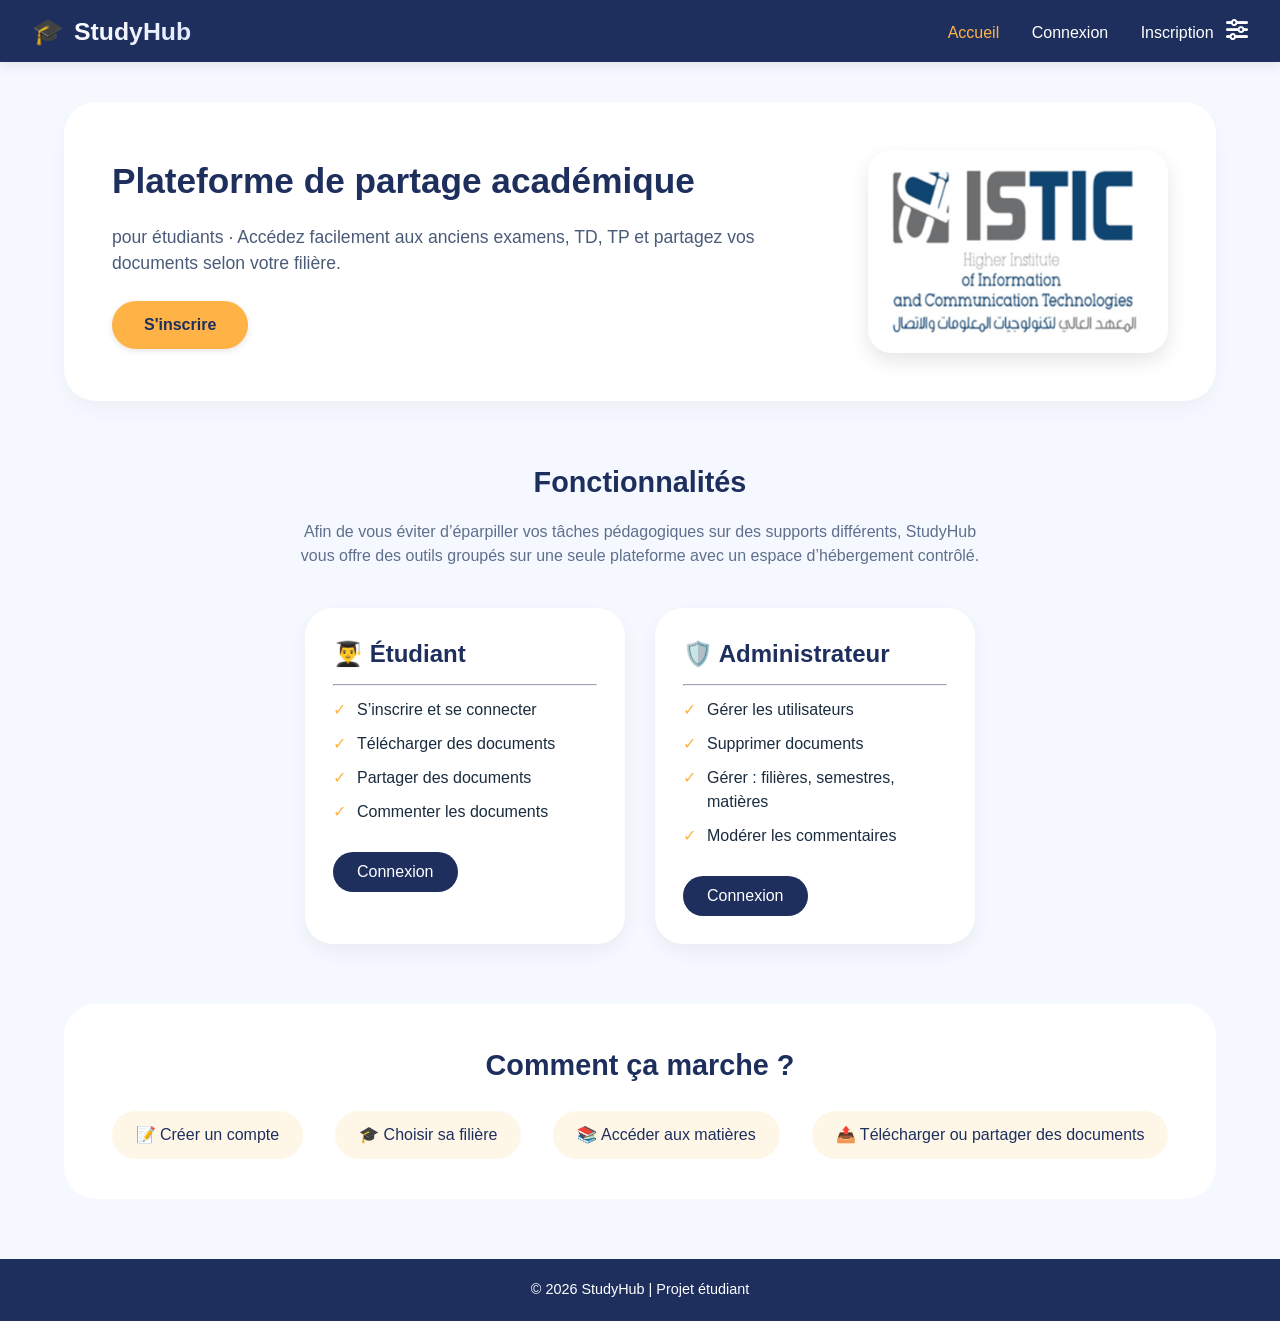
<file: study/index.html>
<!DOCTYPE html>
<html lang="fr">
<head>
    <meta charset="UTF-8">
    <meta name="viewport" content="width=device-width, initial-scale=1.0">
    <title>StudyHub · Partage académique</title>
    
    <link rel="stylesheet" href="style.css">
    <link rel="stylesheet" href="https://cdnjs.cloudflare.com/ajax/libs/font-awesome/6.0.0-beta3/css/all.min.css">
</head>
<body>

<header class="top-bar">
    <div class="brand-area">
        <span class="brand-icon">🎓</span>
        <span class="brand-name">StudyHub</span>
    </div>
    <nav class="nav-links">
    <a href="index.html" class="active">Accueil</a>
    <a href="connexion.html">Connexion</a>
    <a href="inscription.html">Inscription</a>
    <button id="settingsBtn" class="settings-icon"><i class="fas fa-sliders-h"></i></button>
</nav>

</header>
<!-- Panneau paramètres (caché au départ) -->
<div id="settingsPanel" class="settings-panel hidden">
    <h4><span class="emoji-icon">🎨</span> Personnaliser</h4>
    <div class="setting-item">
        <label><span class="emoji-icon">🎨</span> Couleur barre supérieure</label>
        <input type="color" id="topbarColorPicker" value="#1e2f5e">
    </div>
    <div class="setting-item">
        <label><span class="emoji-icon">🌙</span> Mode sombre</label>
        <label class="switch">
            <input type="checkbox" id="darkModeToggle">
            <span class="slider"></span>
        </label>
    </div>
</div>

<main>
    <section class="hero">
        <div class="hero-content">
            <h2>Plateforme de partage académique</h2>
            <p>pour étudiants · Accédez facilement aux anciens examens, TD, TP et partagez vos documents selon votre filière.</p>
            <a href="inscription.html" class="btn-hero">S'inscrire</a>
        </div>
        <img src="istic logo.jpg" alt="Illustration" class="hero-img">
    </section>

    <section class="features">
    <h2>Fonctionnalités</h2>
    <p class="feature-desc">Afin de vous éviter d’éparpiller vos tâches pédagogiques sur des supports différents, StudyHub vous offre des outils groupés sur une seule plateforme avec un espace d’hébergement contrôlé.</p>
    <div class="cards">
        <div class="card">
            <h3>👨‍🎓 Étudiant</h3>
            <hr>
            <ul>
                <li>S’inscrire et se connecter</li>
                <li>Télécharger des documents</li>
                <li>Partager des documents</li>
                <li>Commenter les documents</li>
            </ul>
            <a href="connexion.html" class="card-btn">Connexion</a>
        </div>
        <div class="card">
            <h3>🛡️ Administrateur</h3>
            <hr>
            <ul>
                <li>Gérer les utilisateurs</li>
                <li>Supprimer documents</li>
                <li>Gérer : filières, semestres, matières</li>
                <li>Modérer les commentaires</li>
            </ul>
            <a href="connexion.html" class="card-btn">Connexion</a>
        </div>
    </div>
</section>

    <section class="how-it-works">
        <h2>Comment ça marche ?</h2>
        <div class="steps">
            <span>📝 Créer un compte</span>
            <span>🎓 Choisir sa filière</span>
            <span>📚 Accéder aux matières</span>
            <span>📤 Télécharger ou partager des documents</span>
        </div>
    </section>
</main>

<footer>
    <p>© 2026 StudyHub | Projet étudiant</p>
</footer>
<script src="theme.js"></script>
</body>
</html>
</file>
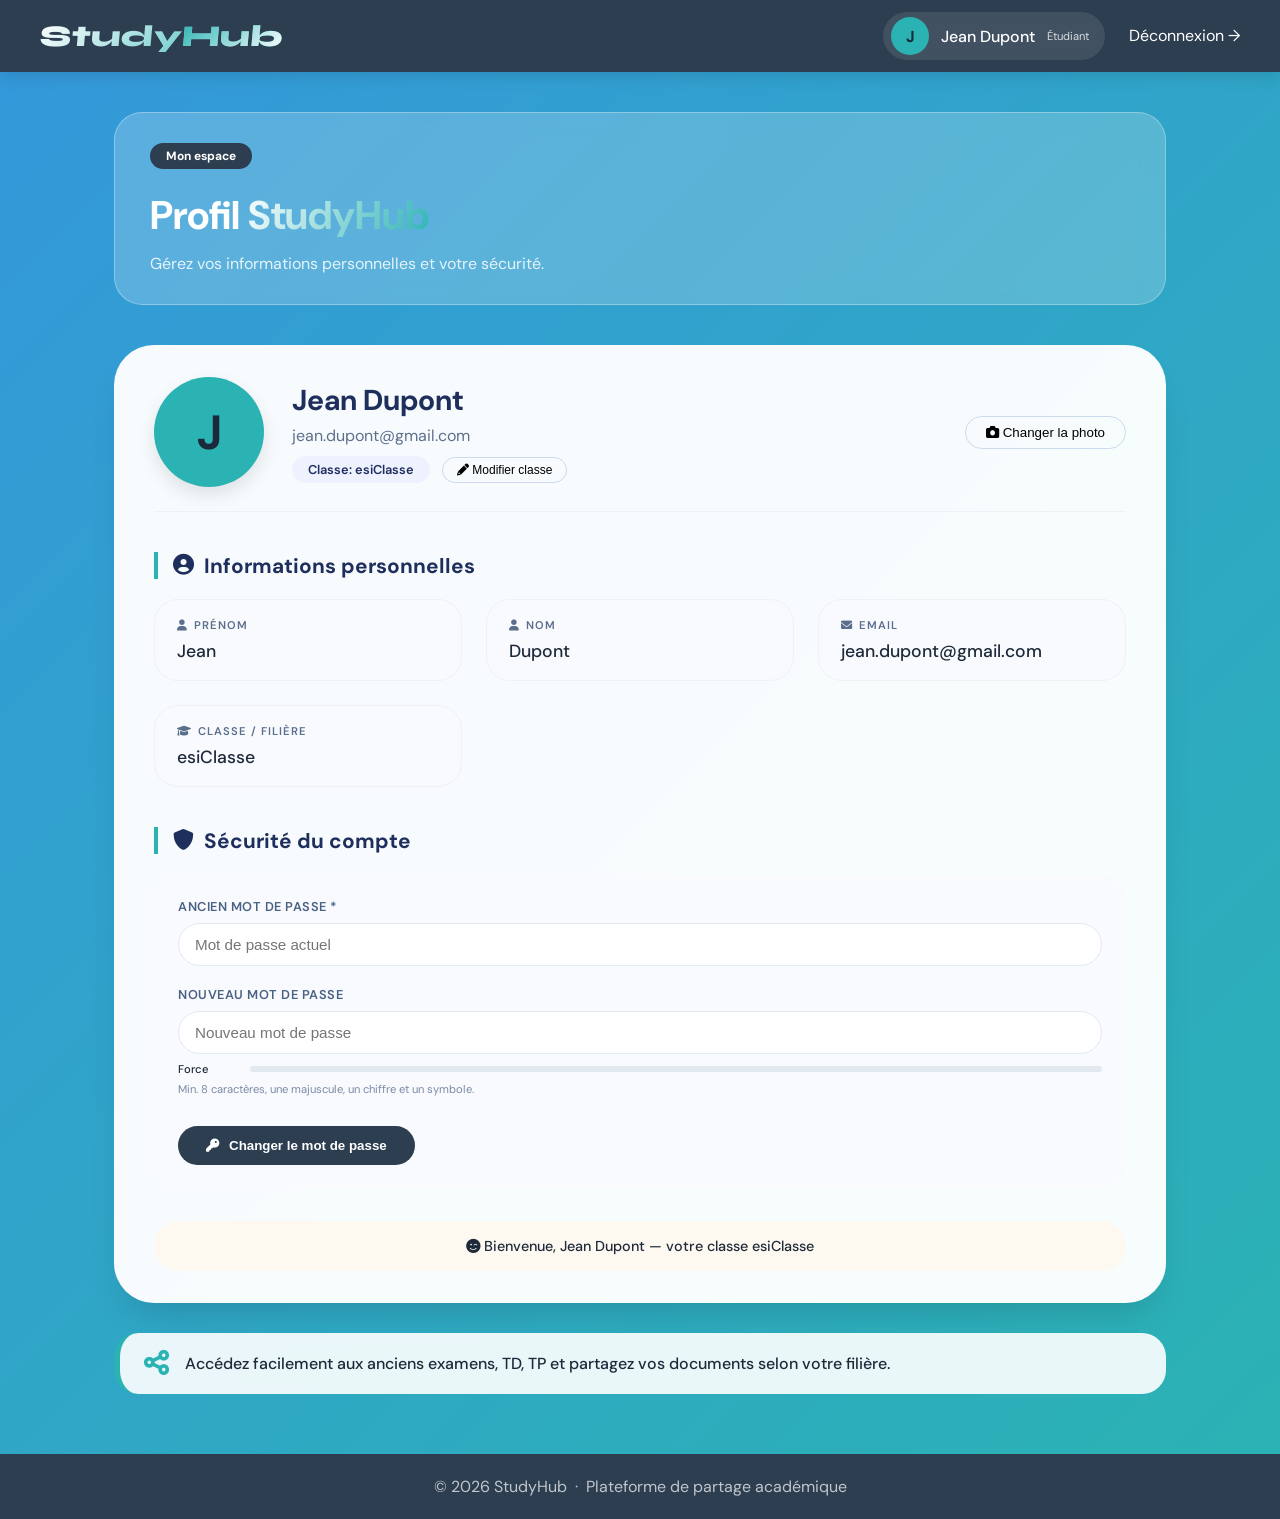
<file: page3.html>
<!DOCTYPE html>
<html lang="fr">
<head>
    <meta charset="UTF-8">
    <meta name="viewport" content="width=device-width, initial-scale=1.0, user-scalable=yes">
    <title>StudyHub · Mon profil</title>
    <link href="https://fonts.googleapis.com/css2?family=Syne:wght@400;600;700;800&family=DM+Sans:ital,wght@0,300;0,400;0,500;1,300&display=swap" rel="stylesheet">
    <link rel="stylesheet" href="https://cdnjs.cloudflare.com/ajax/libs/font-awesome/6.0.0-beta3/css/all.min.css">
    <link rel="stylesheet" href="style3.css">
</head>
<body>

<!-- HEADER (identique au dashboard) -->
<header>
    <a href="dashboard.html" class="logo-link">
        <div class="logo">Study<span>Hub</span></div>
    </a>
    <div class="header-right">
        <div class="user-pill" id="headerUserPill">
            <div class="avatar" id="headerAvatar">👤</div>
            <span class="user-name" id="headerUserName">Chargement...</span>
            <span class="user-role" id="headerUserRole">Étudiant</span>
        </div>
        <span id="logoutBtn" class="logout-link">Déconnexion →</span>
    </div>
</header>

<main>
    <!-- Bannière de bienvenue -->
    <div class="greeting">
        <div class="greeting-tag">Mon espace</div>
        <h1>Profil <em>StudyHub</em></h1>
        <p>Gérez vos informations personnelles et votre sécurité.</p>
    </div>

    <div class="profile-container">
        <!-- SECTION 1 : EN-TÊTE AVATAR + ACTIONS -->
        <div class="profile-header-card">
            <div class="avatar-large" id="profileLargeAvatar">
                <span id="avatarInitial">👤</span>
            </div>
            <div class="profile-header-info">
                <h2 id="profileFullName">Jean Dupont</h2>
                <p id="profileEmail">jean.dupont@gmail.com</p>
                <div class="class-badge-container">
                    <span class="class-badge" id="profileClassBadge">Classe: ESI</span>
                    <button class="btn-icon" id="editClassBtn"><i class="fas fa-pencil-alt"></i> Modifier classe</button>
                </div>
            </div>
            <button class="btn-photo" id="changePhotoBtn"><i class="fas fa-camera"></i> Changer la photo</button>
        </div>

        <!-- SECTION 2 : INFORMATIONS PERSONNELLES (lecture seule, bien organisées) -->
        <div class="info-section">
            <h3 class="section-title"><i class="fas fa-user-circle"></i> Informations personnelles</h3>
            <div class="info-grid">
                <div class="info-card">
                    <div class="info-label"><i class="fas fa-user"></i> Prénom</div>
                    <div class="info-value" id="displayFirstName">Jean</div>
                </div>
                <div class="info-card">
                    <div class="info-label"><i class="fas fa-user"></i> Nom</div>
                    <div class="info-value" id="displayLastName">Dupont</div>
                </div>
                <div class="info-card">
                    <div class="info-label"><i class="fas fa-envelope"></i> Email</div>
                    <div class="info-value" id="displayEmail">jean.dupont@gmail.com</div>
                </div>
                <div class="info-card">
                    <div class="info-label"><i class="fas fa-graduation-cap"></i> Classe / Filière</div>
                    <div class="info-value" id="displayClass">esiClasse</div>
                </div>
            </div>
        </div>

        <!-- SECTION 3 : SÉCURITÉ (CHANGEMENT DE MOT DE PASSE) -->
        <div class="security-section">
            <h3 class="section-title"><i class="fas fa-shield-alt"></i> Sécurité du compte</h3>
            <div class="security-form">
                <div class="form-group">
                    <label>Ancien mot de passe <span class="required">*</span></label>
                    <input type="password" id="oldPassword" placeholder="Mot de passe actuel" autocomplete="current-password">
                </div>
                <div class="form-group">
                    <label>Nouveau mot de passe</label>
                    <input type="password" id="newPassword" placeholder="Nouveau mot de passe" autocomplete="new-password">
                    <div class="password-strength">
                        <span class="strength-text" id="strengthText">Force</span>
                        <div class="strength-meter">
                            <div class="strength-fill" id="strengthFill"></div>
                        </div>
                    </div>
                    <div class="password-hint">Min. 8 caractères, une majuscule, un chiffre et un symbole.</div>
                </div>
                <button class="btn-change-pwd" id="changePasswordBtn"><i class="fas fa-key"></i> Changer le mot de passe</button>
            </div>
        </div>

        <!-- PETIT RAPPEL (footer de la carte) -->
        <div class="profile-footer-note" id="welcomeMessage">
            <i class="fas fa-smile-wink"></i> Bienvenue, Jean Dupont — votre classe esiClasse
        </div>
    </div>

    <!-- Bandeau fonctionnalités (identique dashboard) -->
    <div class="feature-banner">
        <i class="fas fa-share-alt"></i>
        <span>Accédez facilement aux anciens examens, TD, TP et partagez vos documents selon votre filière.</span>
    </div>
</main>

<footer>
    © 2026 StudyHub &nbsp;·&nbsp; Plateforme de partage académique
</footer>

<div class="toast-container" id="toastContainer"></div>

<script src="script3.js"></script>
</body>
</html>
</file>
<file: study/style.css>
/* RESET */
* {
    margin: 0;
    padding: 0;
    box-sizing: border-box;
    font-family: 'Inter', 'Segoe UI', sans-serif;
}

body {
    background: #f5f9ff;
    color: #1a2c3e;
    line-height: 1.5;
}

/* TOP BAR */
.top-bar {
    background: #1e2f5e;
    padding: 12px 32px;
    display: flex;
    justify-content: space-between;
    align-items: center;
    position: sticky;
    top: 0;
    z-index: 100;
    box-shadow: 0 4px 12px rgba(0,0,0,0.08);
}

.brand-area {
    display: flex;
    align-items: center;
    gap: 10px;
}

.brand-icon {
    font-size: 1.6rem;
}

.brand-name {
    font-family: 'Poppins', sans-serif;
    font-weight: 700;
    font-size: 1.55rem;
    background: linear-gradient(135deg, #fff, #e0e7ff);
    background-clip: text;
    -webkit-background-clip: text;
    color: transparent;
}

.nav-links a {
    color: white;
    text-decoration: none;
    margin-left: 28px;
    font-weight: 500;
    transition: 0.2s;
}

.nav-links a:hover,
.nav-links a.active {
    color: #ffb347;
}

/* MAIN CONTENT */
main {
    max-width: 1200px;
    margin: 40px auto;
    padding: 0 24px;
}

/* HERO */
.hero {
    display: flex;
    align-items: center;
    justify-content: space-between;
    flex-wrap: wrap;
    gap: 40px;
    background: white;
    border-radius: 32px;
    padding: 48px;
    box-shadow: 0 10px 25px -5px rgba(0,0,0,0.05);
    margin-bottom: 60px;
}

.hero-content {
    flex: 1;
}

.hero-content h2 {
    font-size: 2.2rem;
    color: #1e2f5e;
    margin-bottom: 16px;
}

.hero-content p {
    font-size: 1.1rem;
    color: #4a5b79;
    margin-bottom: 24px;
}

.btn-hero {
    background: #ffb347;
    color: #1e2f5e;
    padding: 12px 32px;
    border-radius: 60px;
    text-decoration: none;
    font-weight: 600;
    display: inline-block;
    transition: 0.2s;
    box-shadow: 0 2px 6px rgba(0,0,0,0.1);
}

.btn-hero:hover {
    background: #ff9f1a;
    transform: translateY(-2px);
}

.hero-img {
    max-width: 300px;
    border-radius: 24px;
}

/* FEATURES */
.features {
    text-align: center;
    margin-bottom: 60px;
}

.features h2 {
    font-size: 1.8rem;
    color: #1e2f5e;
    margin-bottom: 16px;
}

.feature-desc {
    max-width: 700px;
    margin: 0 auto 40px auto;
    color: #5e6f8d;
}

.cards {
    display: flex;
    flex-wrap: wrap;
    gap: 30px;
    justify-content: center;
}

.card {
    background: white;
    border-radius: 28px;
    padding: 28px;
    width: 320px;
    box-shadow: 0 8px 20px rgba(0,0,0,0.05);
    transition: 0.2s;
    text-align: left;
}

.card:hover {
    transform: translateY(-5px);
    box-shadow: 0 15px 30px rgba(0,0,0,0.1);
}

.card h3 {
    font-size: 1.5rem;
    color: #1e2f5e;
    margin-bottom: 12px;
}

.card hr {
    margin: 12px 0;
    border-color: #eef2ff;
}

.card ul {
    list-style: none;
    padding-left: 0;
    margin-bottom: 20px;
}

.card li {
    margin-bottom: 10px;
    padding-left: 24px;
    position: relative;
}

.card li::before {
    content: "✓";
    color: #ffb347;
    position: absolute;
    left: 0;
}

.card-btn {
    display: inline-block;
    background: #1e2f5e;
    color: white;
    padding: 8px 24px;
    border-radius: 40px;
    text-decoration: none;
    font-weight: 500;
    transition: 0.2s;
    margin-top: 8px;
}

.card-btn:hover {
    background: #ffb347;
    color: #1e2f5e;
}

/* HOW IT WORKS */
.how-it-works {
    background: white;
    border-radius: 32px;
    padding: 40px 32px;
    text-align: center;
    margin-bottom: 60px;
}

.how-it-works h2 {
    font-size: 1.8rem;
    color: #1e2f5e;
    margin-bottom: 24px;
}

.steps {
    display: flex;
    flex-wrap: wrap;
    justify-content: center;
    gap: 32px;
    font-weight: 500;
}

.steps span {
    background: #fef7e8;
    padding: 12px 24px;
    border-radius: 60px;
    font-size: 1rem;
    color: #1e2f5e;
}

/* FOOTER */
footer {
    background: #1e2f5e;
    color: white;
    text-align: center;
    padding: 20px;
    font-size: 0.9rem;
}

/* FORMULAIRE COMMUN (connexion, inscription) */
.form-container {
    max-width: 480px;
    margin: 60px auto;
    background: white;
    border-radius: 32px;
    padding: 40px;
    box-shadow: 0 10px 25px -5px rgba(0,0,0,0.05);
}

.form-container h2 {
    font-size: 1.8rem;
    color: #1e2f5e;
    margin-bottom: 24px;
    text-align: center;
}

.input-box {
    position: relative;
    margin-bottom: 28px;
}

.input-box input,
.input-box select {
    width: 100%;
    padding: 14px 16px;
    border: 1px solid #e2e9f2;
    border-radius: 24px;
    font-size: 1rem;
    background: white;
    outline: none;
    transition: 0.2s;
}

.input-box input:focus,
.input-box select:focus {
    border-color: #ffb347;
    box-shadow: 0 0 0 3px rgba(255,180,71,0.2);
}

.input-box label {
    position: absolute;
    top: 50%;
    left: 16px;
    transform: translateY(-50%);
    background: white;
    padding: 0 5px;
    color: #8a9bb0;
    transition: 0.2s;
    pointer-events: none;
}

.input-box input:focus + label,
.input-box input:not(:placeholder-shown) + label,
.input-box select:focus + label,
.input-box select:not([value=""]) + label {
    top: -8px;
    font-size: 12px;
    color: #ffb347;
}

.input-group {
    margin-bottom: 24px;
}

.input-group span {
    font-weight: 600;
    display: block;
    margin-bottom: 12px;
    color: #1e2f5e;
}

.radio-group label {
    margin-right: 20px;
    cursor: pointer;
    color: #0f1724;
}

.btn-submit {
    width: 100%;
    background: #ffb347;
    color: #1e2f5e;
    padding: 14px;
    border: none;
    border-radius: 40px;
    font-weight: 700;
    font-size: 1rem;
    cursor: pointer;
    transition: 0.2s;
    margin-top: 8px;
}

.btn-submit:hover {
    background: #ff9f1a;
    transform: translateY(-2px);
}

.form-footer {
    text-align: center;
    margin-top: 20px;
    font-size: 0.9rem;
    color: #0f1724;
}

.form-footer a {
    color: #ffb347;
    text-decoration: none;
    font-weight: 600;
}

.erreur {
    color: #e53e3e;
    font-size: 0.8rem;
    margin-top: -10px;
    margin-bottom: 12px;
    display: block;
}

/* RESPONSIVE */
@media (max-width: 768px) {
    .top-bar {
        padding: 12px 20px;
    }
    .nav-links a {
        margin-left: 16px;
    }
    .hero {
        flex-direction: column;
        text-align: center;
        padding: 32px;
    }
    .hero-img {
        max-width: 200px;
    }
    .steps span {
        font-size: 0.9rem;
    }
    .form-container {
        margin: 40px 20px;
        padding: 32px;
    }
}
/* SETTINGS PANEL */
.settings-icon {
    background: none;
    border: none;
    font-size: 1.4rem;
    cursor: pointer;
    color: white;
    margin-left: 20px;
    transition: 0.2s;
}
.settings-icon:hover {
    color: #ffb347;
    transform: scale(1.05);
}

.settings-panel {
    position: fixed;
    top: 70px;
    right: 20px;
    background: white;
    border-radius: 24px;
    box-shadow: 0 12px 28px rgba(0,0,0,0.2);
    padding: 20px;
    width: 260px;
    z-index: 1000;
    border: 1px solid #eef2f8;
}

.settings-panel h4 {
    margin-bottom: 16px;
    font-size: 1rem;
    border-left: 4px solid #ffb347;
    padding-left: 12px;
    color: #1e2f5e;
}

.setting-item {
    display: flex;
    justify-content: space-between;
    align-items: center;
    margin-bottom: 16px;
}

.setting-item label {
    font-size: 0.9rem;
    font-weight: 500;
    color: #1e2f5e;
}

#topbarColorPicker {
    width: 48px;
    height: 36px;
    border: 1px solid #ccc;
    border-radius: 12px;
    cursor: pointer;
}

.hidden {
    display: none;
}

/* Dark mode support */
body.dark-mode .settings-panel {
    background: #1e293b;
    border-color: #334155;
    color: #e2e8f0;
}
body.dark-mode .settings-panel h4,
body.dark-mode .setting-item label {
    color: #f1f5f9;
}
/* ========== BOUTON PARAMÈTRES ========== */
.settings-icon {
    background: none;
    border: none;
    font-size: 1.4rem;
    cursor: pointer;
    color: white;
    transition: 0.2s;
    margin-left: 8px;
}
.settings-icon:hover {
    color: #ffb347;
    transform: scale(1.05);
}

/* ========== PANEL PARAMÈTRES ========== */
.settings-panel {
    position: fixed;
    top: 70px;
    right: 32px;
    background: white;
    border-radius: 24px;
    box-shadow: 0 12px 28px rgba(0,0,0,0.2);
    padding: 20px;
    width: 260px;
    z-index: 1000;
    border: 1px solid #eef2f8;
}
.settings-panel h4 {
    margin-bottom: 16px;
    font-size: 1rem;
    border-left: 4px solid #ffb347;
    padding-left: 12px;
    color: #1e2f5e;
}
.setting-item {
    display: flex;
    justify-content: space-between;
    align-items: center;
    margin-bottom: 20px;
}
.setting-item label {
    font-size: 0.9rem;
    font-weight: 500;
    color: #1e2f5e;
}
#topbarColorPicker {
    width: 48px;
    height: 36px;
    border: 1px solid #ccc;
    border-radius: 12px;
    cursor: pointer;
}
.switch {
    position: relative;
    display: inline-block;
    width: 48px;
    height: 24px;
}
.switch input {
    opacity: 0;
    width: 0;
    height: 0;
}
.slider {
    position: absolute;
    cursor: pointer;
    top: 0;
    left: 0;
    right: 0;
    bottom: 0;
    background-color: #ccc;
    transition: 0.3s;
    border-radius: 34px;
}
.slider:before {
    position: absolute;
    content: "";
    height: 18px;
    width: 18px;
    left: 3px;
    bottom: 3px;
    background-color: white;
    transition: 0.3s;
    border-radius: 50%;
}
input:checked + .slider {
    background-color: #ffb347;
}
input:checked + .slider:before {
    transform: translateX(24px);
}
.hidden {
    display: none;
}

/* ========== MODE SOMBRE ========== */
body.dark-mode {
    background-color: #0f1724;
    color: #eef2ff;
}
body.dark-mode .top-bar {
    background-color: #0f1724;
}
body.dark-mode .hero,
body.dark-mode .card,
body.dark-mode .how-it-works {
    background-color: #192132;
    color: #eef2ff;
}
body.dark-mode .hero-content h2,
body.dark-mode .features h2,
body.dark-mode .how-it-works h2 {
    color: #ffb347;
}
body.dark-mode .hero-content p,
body.dark-mode .feature-desc {
    color: #cbd5e6;
}
body.dark-mode .card {
    background-color: #1e293b;
}
body.dark-mode .card h3 {
    color: #ffb347;
}
body.dark-mode .steps span {
    background-color: #0f172a;
    color: #ffb347;
}
body.dark-mode .settings-panel {
    background: #1e293b;
    border-color: #334155;
}
body.dark-mode .settings-panel h4,
body.dark-mode .setting-item label {
    color: #f1f5f9;
}
body.dark-mode .feature-image img {
    filter: brightness(0.8);
}

/* ========== STYLES POUR LES IMAGES AJOUTÉES ========== */
.hero-img {
    max-width: 300px;
    border-radius: 24px;
    box-shadow: 0 8px 20px rgba(0,0,0,0.1);
}
.feature-image {
    text-align: center;
    margin-top: 40px;
}
.feature-image img {
    max-width: 100%;
    border-radius: 24px;
    box-shadow: 0 8px 20px rgba(0,0,0,0.05);
}

/* Ajustement des cartes pour qu'elles restent lisibles sur l'image */
.card {
    background: rgba(255, 255, 255, 0.95);
    backdrop-filter: blur(2px);
    transition: transform 0.2s, box-shadow 0.2s;
}

/* Mode sombre : adapter l'overlay */
body.dark-mode .features::before {
    background: rgba(0, 0, 0, 0.7);
}
body.dark-mode .card {
    background: rgba(30, 41, 59, 0.95);
}
.password-wrapper {
    position: relative;
}

.toggle-password {
    position: absolute;
    right: 12px;
    top: 50%;
    transform: translateY(-50%);
    background: transparent;
    border: none;
    cursor: pointer;
    font-size: 1.1rem;
    padding: 0;
    color: #aaa;               /* couleur discrète */
    transition: color 0.2s;
    z-index: 2;
}

.toggle-password:hover {
    color: #ffb347;            /* orange au survol */
}

/* Mode sombre */
body.dark-mode .toggle-password {
    color: #7c8ba0;
}

body.dark-mode .toggle-password:hover {
    color: #ffb347;
}
</file>
<file: style3.css>
/* ========== RESET & BASE ========== */
* {
    margin: 0;
    padding: 0;
    box-sizing: border-box;
}

body {
    font-family: 'DM Sans', 'Segoe UI', sans-serif;
    background: linear-gradient(135deg, #3498db, #2bb3b3);
    min-height: 100vh;
    color: #1e2a3a;
}

/* ========== HEADER ========== */
header {
    background: #2c3e50;
    color: white;
    display: flex;
    justify-content: space-between;
    align-items: center;
    padding: 12px 40px;
    flex-wrap: wrap;
    gap: 15px;
    box-shadow: 0 6px 14px rgba(0,0,0,0.1);
}

.logo-link {
    text-decoration: none;
}

.logo {
    font-family: 'Syne', 'Great Vibes', cursive;
    font-size: 30px;
    font-weight: 800;
    background: linear-gradient(135deg, #fff, #2bb3b3);
    background-clip: text;
    -webkit-background-clip: text;
    color: transparent;
    transform: skewX(-5deg);
}

.logo span {
    background: linear-gradient(135deg, #2bb3b3, #fff);
    background-clip: text;
    -webkit-background-clip: text;
    color: transparent;
}

.header-right {
    display: flex;
    align-items: center;
    gap: 24px;
}

.user-pill {
    display: flex;
    align-items: center;
    gap: 12px;
    background: rgba(255,255,255,0.1);
    padding: 5px 16px 5px 8px;
    border-radius: 40px;
    backdrop-filter: blur(4px);
}

.avatar {
    width: 38px;
    height: 38px;
    background: #2bb3b3;
    border-radius: 50%;
    display: flex;
    align-items: center;
    justify-content: center;
    font-weight: bold;
    font-size: 1rem;
    color: #1a2a3a;
    background-size: cover;
    background-position: center;
}

.user-name {
    font-weight: 500;
}

.user-role {
    font-size: 0.7rem;
    opacity: 0.8;
}

.logout-link {
    color: white;
    text-decoration: none;
    cursor: pointer;
    border-bottom: 1px solid transparent;
    transition: 0.2s;
}

.logout-link:hover {
    border-bottom-color: #2bb3b3;
}

/* ========== MAIN ========== */
main {
    max-width: 1100px;
    margin: 40px auto;
    padding: 0 24px;
}

.greeting {
    background: rgba(255,255,255,0.2);
    backdrop-filter: blur(10px);
    border-radius: 28px;
    padding: 30px 35px;
    margin-bottom: 40px;
    border: 1px solid rgba(255,255,255,0.3);
}

.greeting-tag {
    background: #2c3e50;
    color: white;
    padding: 5px 16px;
    border-radius: 30px;
    font-size: 0.75rem;
    font-weight: bold;
    display: inline-block;
    margin-bottom: 20px;
}

.greeting h1 {
    font-size: 2.5rem;
    color: white;
    margin-bottom: 12px;
}

.greeting h1 em {
    font-style: normal;
    background: linear-gradient(120deg, #fff, #2bb3b3);
    background-clip: text;
    -webkit-background-clip: text;
    color: transparent;
}

.greeting p {
    color: rgba(255,255,255,0.85);
}

/* Conteneur principal profil */
.profile-container {
    background: rgba(255,255,255,0.96);
    border-radius: 40px;
    padding: 32px 40px;
    box-shadow: 0 20px 35px -12px rgba(0,0,0,0.15);
    margin-bottom: 30px;
}

/* En-tête profil */
.profile-header-card {
    display: flex;
    align-items: center;
    flex-wrap: wrap;
    gap: 28px;
    margin-bottom: 40px;
    padding-bottom: 24px;
    border-bottom: 1px solid #eef2f8;
}

.avatar-large {
    width: 110px;
    height: 110px;
    background: #2bb3b3;
    border-radius: 50%;
    display: flex;
    align-items: center;
    justify-content: center;
    font-size: 3rem;
    font-weight: bold;
    color: #1a2a3a;
    background-size: cover;
    background-position: center;
    box-shadow: 0 8px 18px rgba(0,0,0,0.1);
}

.profile-header-info h2 {
    font-size: 1.8rem;
    font-weight: 700;
    color: #1e2f5e;
    margin-bottom: 6px;
}

.profile-header-info p {
    color: #5e6f8d;
    margin-bottom: 10px;
}

.class-badge-container {
    display: flex;
    align-items: center;
    gap: 12px;
    flex-wrap: wrap;
}

.class-badge {
    background: #eef2ff;
    padding: 5px 16px;
    border-radius: 40px;
    font-size: 0.8rem;
    font-weight: 600;
    color: #1e2f5e;
}

.btn-icon {
    background: transparent;
    border: 1px solid #cdd9ed;
    padding: 5px 14px;
    border-radius: 40px;
    font-size: 0.75rem;
    cursor: pointer;
    transition: 0.2s;
}

.btn-icon:hover {
    background: #eef2ff;
    border-color: #2bb3b3;
}

.btn-photo {
    margin-left: auto;
    background: transparent;
    border: 1px solid #cdd9ed;
    padding: 8px 20px;
    border-radius: 60px;
    font-weight: 500;
    cursor: pointer;
    transition: 0.2s;
}

.btn-photo:hover {
    background: #fff2e0;
    border-color: #2bb3b3;
}

/* Section titres */
.section-title {
    font-size: 1.3rem;
    font-weight: 700;
    color: #1e2f5e;
    margin-bottom: 20px;
    display: flex;
    align-items: center;
    gap: 10px;
    border-left: 4px solid #2bb3b3;
    padding-left: 15px;
}

/* Grille d'informations personnelles */
.info-grid {
    display: grid;
    grid-template-columns: repeat(auto-fit, minmax(260px, 1fr));
    gap: 24px;
    margin-bottom: 40px;
}

.info-card {
    background: #f8fafd;
    border-radius: 24px;
    padding: 18px 22px;
    transition: 0.2s;
    border: 1px solid #eef2f8;
}

.info-card:hover {
    transform: translateY(-3px);
    box-shadow: 0 8px 18px rgba(0,0,0,0.05);
}

.info-label {
    font-size: 0.7rem;
    text-transform: uppercase;
    letter-spacing: 1px;
    font-weight: 600;
    color: #5b6e8c;
    margin-bottom: 8px;
    display: flex;
    align-items: center;
    gap: 6px;
}

.info-value {
    font-size: 1.1rem;
    font-weight: 500;
    color: #1e2a3a;
    word-break: break-word;
}

/* Sécurité */
.security-section {
    margin-top: 20px;
}

.security-form {
    background: #f8fafd;
    border-radius: 28px;
    padding: 24px;
    margin-top: 10px;
}

.form-group {
    margin-bottom: 20px;
}

.form-group label {
    font-weight: 600;
    display: block;
    margin-bottom: 8px;
    font-size: 0.8rem;
    text-transform: uppercase;
    letter-spacing: 0.5px;
    color: #496185;
}

.form-group input {
    width: 100%;
    padding: 12px 16px;
    border: 1px solid #e2e9f2;
    border-radius: 28px;
    font-size: 0.95rem;
    background: white;
    outline: none;
}

.form-group input:focus {
    border-color: #2bb3b3;
    box-shadow: 0 0 0 3px rgba(43,179,179,0.2);
}

.password-strength {
    display: flex;
    align-items: center;
    gap: 12px;
    margin-top: 8px;
}

.strength-meter {
    flex: 1;
    height: 6px;
    background: #e2e8f0;
    border-radius: 8px;
    overflow: hidden;
}

.strength-fill {
    height: 100%;
    width: 0%;
    background: #e53e3e;
    transition: width 0.2s;
}

.strength-text {
    font-size: 0.7rem;
    min-width: 60px;
    font-weight: 500;
}

.password-hint {
    font-size: 0.7rem;
    color: #7a8aa5;
    margin-top: 6px;
}

.btn-change-pwd {
    background: #2c3e50;
    color: white;
    border: none;
    padding: 12px 28px;
    border-radius: 44px;
    font-weight: 600;
    cursor: pointer;
    transition: 0.2s;
    margin-top: 10px;
    display: inline-flex;
    align-items: center;
    gap: 10px;
}

.btn-change-pwd:hover {
    background: #2bb3b3;
    color: #1e2f5e;
}

.profile-footer-note {
    background: #fef9f0;
    padding: 16px 24px;
    border-radius: 32px;
    margin-top: 32px;
    text-align: center;
    font-weight: 500;
    font-size: 0.9rem;
}

.feature-banner {
    background: rgba(255,255,255,0.9);
    border-left: 6px solid #2bb3b3;
    border-radius: 24px;
    padding: 16px 24px;
    display: flex;
    align-items: center;
    gap: 16px;
    font-weight: 500;
    backdrop-filter: blur(4px);
}

.feature-banner i {
    font-size: 1.8rem;
    color: #2bb3b3;
}

footer {
    background: #2c3e50;
    text-align: center;
    padding: 22px;
    color: rgba(255,255,255,0.7);
    margin-top: 60px;
}

/* Toast */
.toast-container {
    position: fixed;
    bottom: 24px;
    right: 24px;
    z-index: 1000;
    display: flex;
    flex-direction: column;
    gap: 10px;
}

.toast {
    background: #2c3e50;
    color: white;
    padding: 12px 24px;
    border-radius: 60px;
    font-size: 0.85rem;
    display: flex;
    align-items: center;
    gap: 10px;
    animation: slideIn 0.3s ease;
}

.toast.success { background: #10b981; }
.toast.error { background: #ef4444; }
.toast.info { background: #3b82f6; }

@keyframes slideIn {
    from { transform: translateX(100%); opacity: 0; }
    to { transform: translateX(0); opacity: 1; }
}

/* Responsive */
@media (max-width: 750px) {
    header {
        flex-direction: column;
        text-align: center;
    }
    .profile-container {
        padding: 24px;
    }
    .profile-header-card {
        flex-direction: column;
        align-items: flex-start;
    }
    .btn-photo {
        margin-left: 0;
    }
    .info-grid {
        grid-template-columns: 1fr;
    }
    .security-form {
        padding: 18px;
    }
}
</file>
